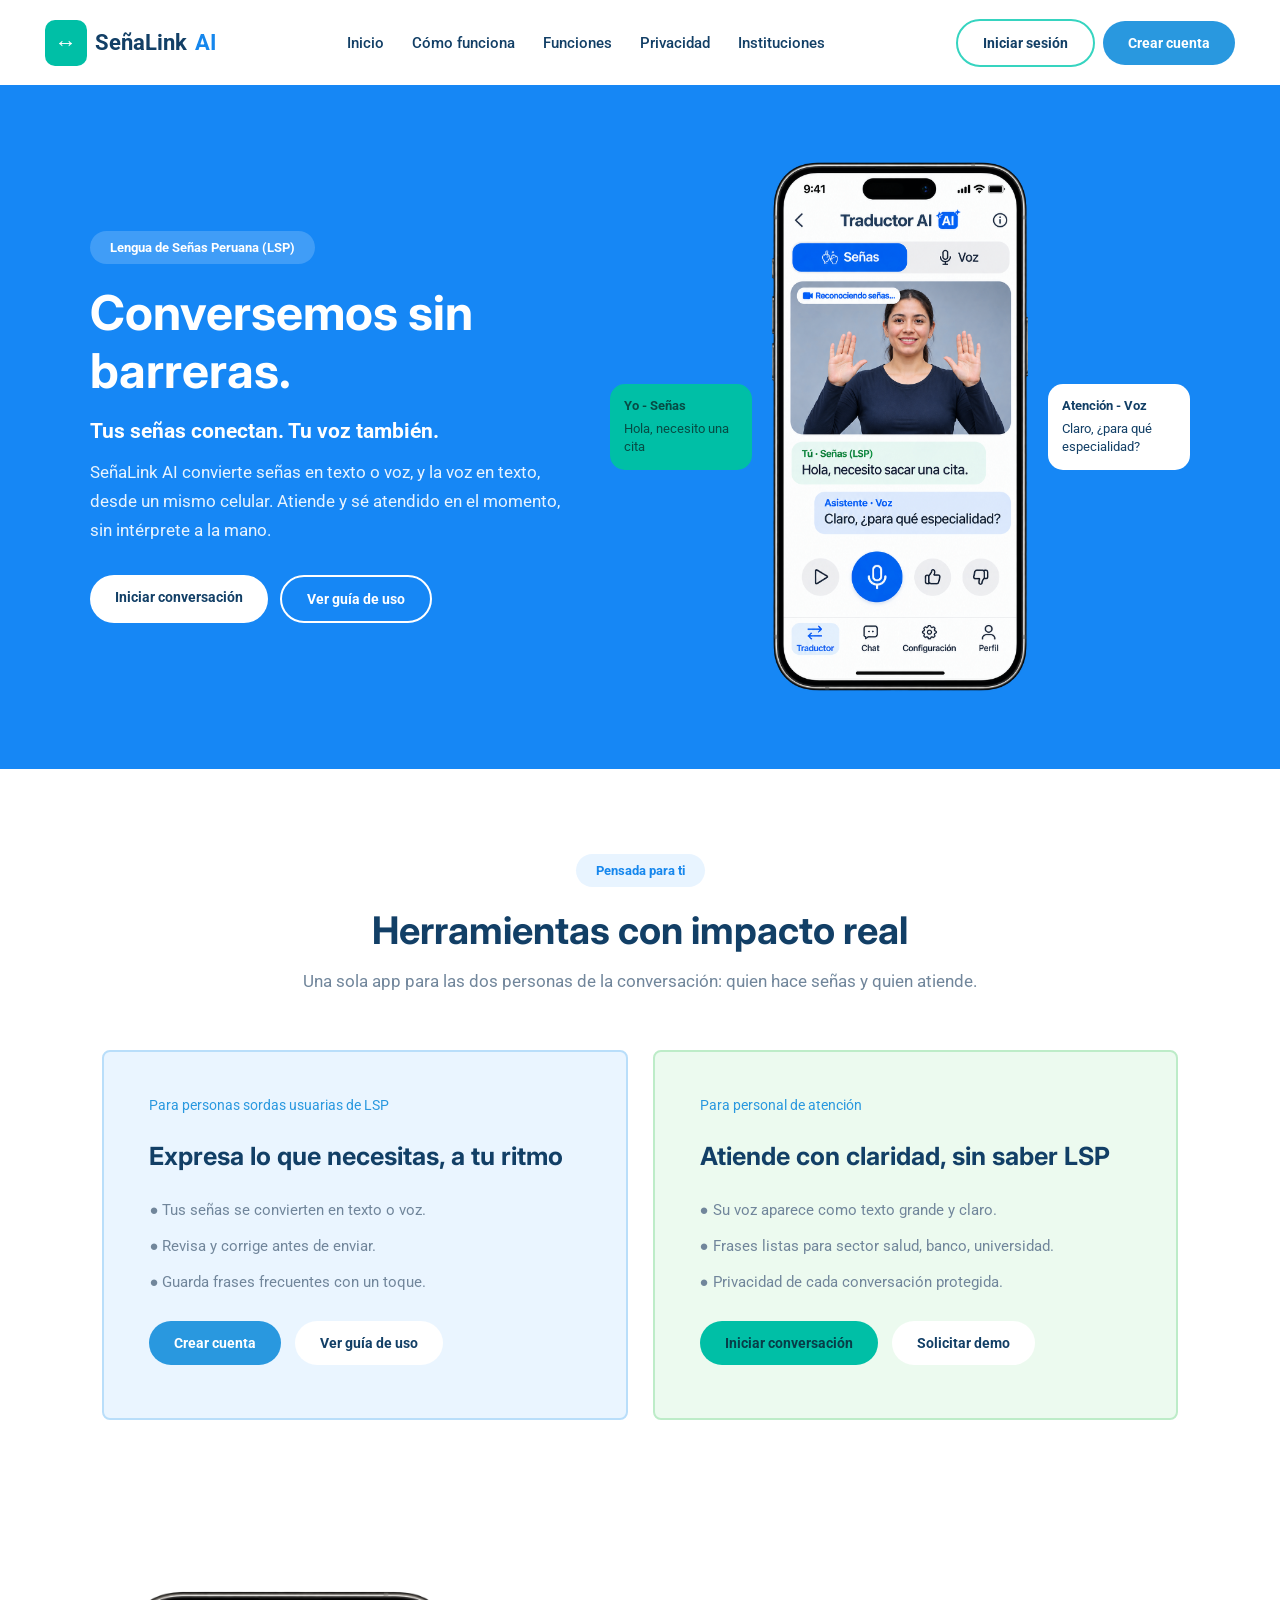
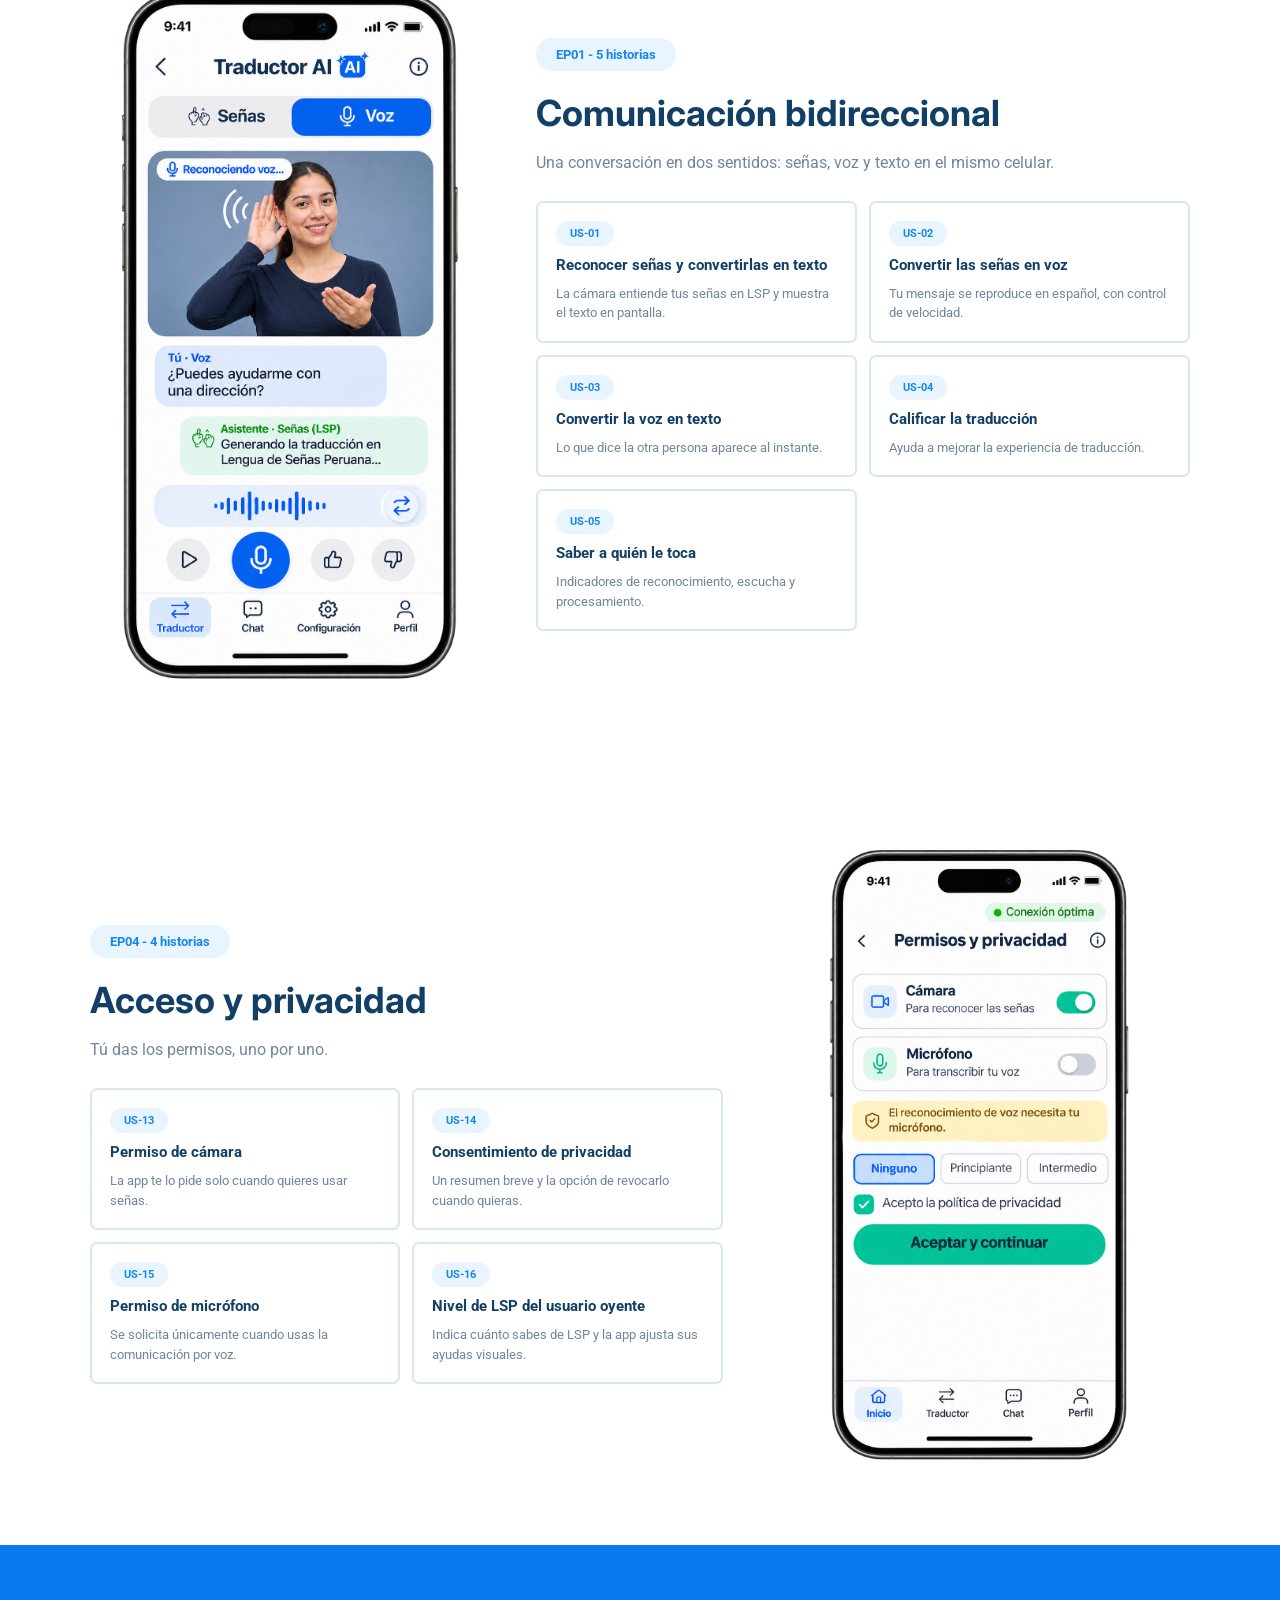
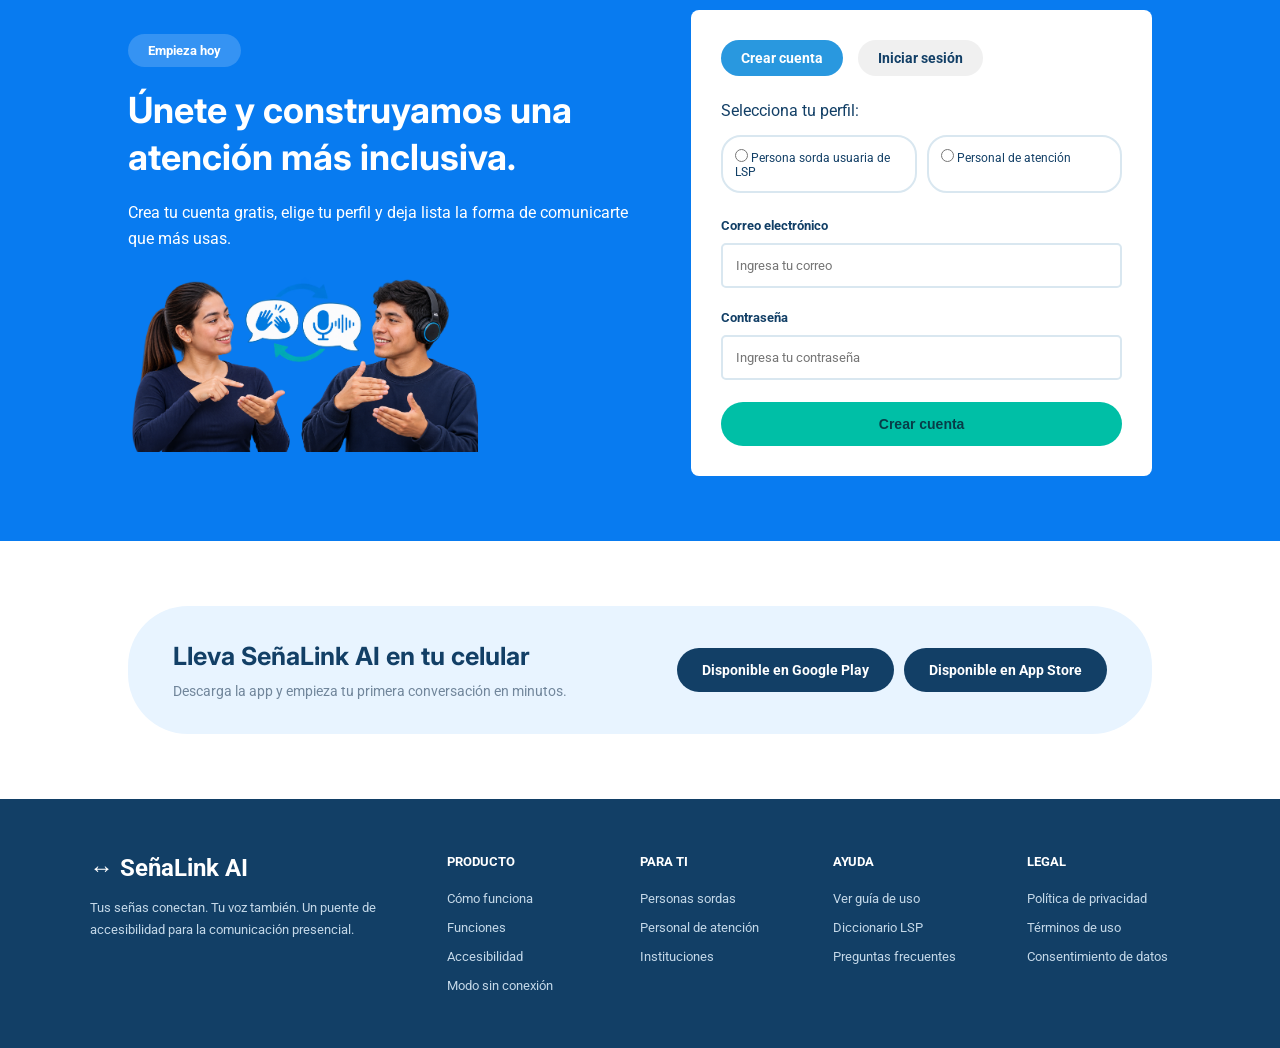
<file: Index.html>
<!DOCTYPE html>
<html lang="es">

<head>
    <meta charset="UTF-8">
    <meta name="viewport" content="width=device-width, initial-scale=1.0">

    <title>SeñaLink AI</title>

    <link href="https://fonts.googleapis.com/css2?family=Inter:wght@400;500;600;700&family=Roboto:wght@400;500;700&display=swap" rel="stylesheet">

    <link rel="stylesheet" href="style.css">
</head>

<body>

    <!-- NAVEGACION -->
    <header>
        <nav class="navegacion">

            <div class="logo">
                <span>↔</span>
                SeñaLink <strong>AI</strong>
            </div>

            <ul class="menu">
                <li><a href="#inicio">Inicio</a></li>
                <li><a href="#herramientas">Cómo funciona</a></li>
                <li><a href="#funciones">Funciones</a></li>
                <li><a href="#privacidad">Privacidad</a></li>
                <li><a href="#instituciones">Instituciones</a></li>
            </ul>

            <div class="botones-nav">
                <a href="#registro" class="boton boton-borde">Iniciar sesión</a>
                <a href="#registro" class="boton boton-azul">Crear cuenta</a>
            </div>

        </nav>
    </header>


    <!-- SECCION INICIO -->
    <section class="inicio" id="inicio">

        <div class="inicio-texto">

            <span class="etiqueta etiqueta-inicio">
                Lengua de Señas Peruana (LSP)
            </span>

            <h1>Conversemos sin barreras.</h1>

            <h2>Tus señas conectan. Tu voz también.</h2>

            <p>
                SeñaLink AI convierte señas en texto o voz,
                y la voz en texto, desde un mismo celular.
                Atiende y sé atendido en el momento,
                sin intérprete a la mano.
            </p>

            <div class="grupo-botones">
                <a href="#funciones" class="boton boton-blanco">
                    Iniciar conversación
                </a>

                <a href="#herramientas" class="boton boton-transparente">
                    Ver guía de uso
                </a>
            </div>

        </div>


        <div class="inicio-visual">

            <!-- MENSAJE VERDE -->
            <div class="mensaje mensaje-verde">
                <strong>Yo - Señas</strong>
                <p>Hola, necesito una cita</p>
            </div>

            <!-- IMAGEN PRINCIPAL DEL CELULAR -->
            <div class="inicio-imagen">
                <img src="img/Mockup1.png"
                     alt="Interfaz principal de SeñaLink AI"
                     class="imagen-mockup">
            </div>

            <!-- MENSAJE AZUL -->
            <div class="mensaje mensaje-blanco">
                <strong>Atención - Voz</strong>
                <p>Claro, ¿para qué especialidad?</p>
            </div>

        </div>

    </section>


    <!-- SECCION HERRAMIENTAS -->
    <section class="herramientas" id="herramientas">

        <div class="titulo-seccion">

            <span class="etiqueta">Pensada para ti</span>

            <h2>Herramientas con impacto real</h2>

            <p>
                Una sola app para las dos personas de la conversación:
                quien hace señas y quien atiende.
            </p>

        </div>


        <div class="tarjetas-herramientas">

            <div class="tarjeta tarjeta-celeste">

                <span class="texto-pequeno">
                    Para personas sordas usuarias de LSP
                </span>

                <h3>Expresa lo que necesitas, a tu ritmo</h3>

                <ul>
                    <li>● Tus señas se convierten en texto o voz.</li>
                    <li>● Revisa y corrige antes de enviar.</li>
                    <li>● Guarda frases frecuentes con un toque.</li>
                </ul>

                <a href="#registro" class="boton boton-azul">
                    Crear cuenta
                </a>

                <a href="#funciones" class="boton boton-blanco">
                    Ver guía de uso
                </a>

            </div>


            <div class="tarjeta tarjeta-verde">

                <span class="texto-pequeno">
                    Para personal de atención
                </span>

                <h3>Atiende con claridad, sin saber LSP</h3>

                <ul>
                    <li>● Su voz aparece como texto grande y claro.</li>
                    <li>● Frases listas para sector salud, banco, universidad.</li>
                    <li>● Privacidad de cada conversación protegida.</li>
                </ul>

                <a href="#funciones" class="boton boton-verde">
                    Iniciar conversación
                </a>

                <a href="#instituciones" class="boton boton-blanco">
                    Solicitar demo
                </a>

            </div>

        </div>

    </section>


    <!-- SECCION FUNCIONES -->
    <section class="funciones" id="funciones">

        <!-- IMAGEN DEL CELULAR -->
        <div class="funciones-imagen">

            <img src="img/Interfaz2.png"
                 alt="Interfaz de comunicación bidireccional"
                 class="imagen-interfaz">

        </div>


        <div class="funciones-texto">

            <span class="etiqueta">EP01 - 5 historias</span>

            <h2>Comunicación bidireccional</h2>

            <p>
                Una conversación en dos sentidos:
                señas, voz y texto en el mismo celular.
            </p>


            <div class="lista-funciones">

                <div class="funcion">
                    <span>US-01</span>
                    <h3>Reconocer señas y convertirlas en texto</h3>
                    <p>
                        La cámara entiende tus señas en LSP
                        y muestra el texto en pantalla.
                    </p>
                </div>


                <div class="funcion">
                    <span>US-02</span>
                    <h3>Convertir las señas en voz</h3>
                    <p>
                        Tu mensaje se reproduce en español,
                        con control de velocidad.
                    </p>
                </div>


                <div class="funcion">
                    <span>US-03</span>
                    <h3>Convertir la voz en texto</h3>
                    <p>
                        Lo que dice la otra persona
                        aparece al instante.
                    </p>
                </div>


                <div class="funcion">
                    <span>US-04</span>
                    <h3>Calificar la traducción</h3>
                    <p>
                        Ayuda a mejorar la experiencia
                        de traducción.
                    </p>
                </div>


                <div class="funcion">
                    <span>US-05</span>
                    <h3>Saber a quién le toca</h3>
                    <p>
                        Indicadores de reconocimiento,
                        escucha y procesamiento.
                    </p>
                </div>

            </div>

        </div>

    </section>


    <!-- SECCION ACCESO Y PRIVACIDAD -->
    <section class="privacidad" id="privacidad">


        <div class="privacidad-texto">

            <span class="etiqueta">EP04 - 4 historias</span>

            <h2>Acceso y privacidad</h2>

            <p>
                Tú das los permisos, uno por uno.
            </p>


            <div class="lista-funciones">

                <div class="funcion">
                    <span>US-13</span>
                    <h3>Permiso de cámara</h3>
                    <p>
                        La app te lo pide solo cuando
                        quieres usar señas.
                    </p>
                </div>


                <div class="funcion">
                    <span>US-14</span>
                    <h3>Consentimiento de privacidad</h3>
                    <p>
                        Un resumen breve y la opción
                        de revocarlo cuando quieras.
                    </p>
                </div>


                <div class="funcion">
                    <span>US-15</span>
                    <h3>Permiso de micrófono</h3>
                    <p>
                        Se solicita únicamente cuando
                        usas la comunicación por voz.
                    </p>
                </div>


                <div class="funcion">
                    <span>US-16</span>
                    <h3>Nivel de LSP del usuario oyente</h3>
                    <p>
                        Indica cuánto sabes de LSP
                        y la app ajusta sus ayudas visuales.
                    </p>
                </div>

            </div>

        </div>


        <!-- IMAGEN DE ACCESO Y PRIVACIDAD -->
        <div class="privacidad-imagen">

            <img src="img/Configuración.png"
                 alt="Configuración de permisos y privacidad"
                 class="imagen-privacidad">

        </div>

    </section>


    <!-- SECCION REGISTRO -->
    <section class="instituciones" id="instituciones">

        <div class="instituciones-texto">

            <span class="etiqueta etiqueta-inicio">
                Empieza hoy
            </span>

            <h2>Únete y construyamos una atención más inclusiva.</h2>

            <p>
                Crea tu cuenta gratis, elige tu perfil
                y deja lista la forma de comunicarte que más usas.
            </p>

            <img src="img/Jóvenes.png"
                 alt="Personajes de SeñaLink AI">

        </div>


        <div class="registro" id="registro">

            <div class="registro-pestanas">
                <span>Crear cuenta</span>
                <a href="#registro">Iniciar sesión</a>
            </div>

            <p>Selecciona tu perfil:</p>

            <div class="perfiles">

                <label>
                    <input type="radio" name="perfil">
                    Persona sorda usuaria de LSP
                </label>

                <label>
                    <input type="radio" name="perfil">
                    Personal de atención
                </label>

            </div>


            <form>

                <label>Correo electrónico</label>
                <input type="email" placeholder="Ingresa tu correo">

                <label>Contraseña</label>
                <input type="password" placeholder="Ingresa tu contraseña">

                <button type="submit" class="boton boton-verde boton-completo">
                    Crear cuenta
                </button>

            </form>

        </div>

    </section>


    <!-- SECCION DESCARGA -->
    <section class="descarga">

        <div>
            <h2>Lleva SeñaLink AI en tu celular</h2>

            <p>
                Descarga la app y empieza tu primera
                conversación en minutos.
            </p>
        </div>


        <div class="descarga-botones">

            <a href="#" class="boton boton-oscuro">
                Disponible en Google Play
            </a>

            <a href="#" class="boton boton-oscuro">
                Disponible en App Store
            </a>

        </div>

    </section>


    <!-- FOOTER -->
    <footer>

        <div class="footer-logo">

            <h2>↔ SeñaLink AI</h2>

            <p>
                Tus señas conectan. Tu voz también.
                Un puente de accesibilidad para la
                comunicación presencial.
            </p>

        </div>


        <div class="footer-columna">
            <h3>PRODUCTO</h3>
            <a href="#herramientas">Cómo funciona</a>
            <a href="#funciones">Funciones</a>
            <a href="#privacidad">Accesibilidad</a>
            <a href="#funciones">Modo sin conexión</a>
        </div>


        <div class="footer-columna">
            <h3>PARA TI</h3>
            <a href="#herramientas">Personas sordas</a>
            <a href="#instituciones">Personal de atención</a>
            <a href="#instituciones">Instituciones</a>
        </div>


        <div class="footer-columna">
            <h3>AYUDA</h3>
            <a href="#herramientas">Ver guía de uso</a>
            <a href="#privacidad">Diccionario LSP</a>
            <a href="#funciones">Preguntas frecuentes</a>
        </div>


        <div class="footer-columna">
            <h3>LEGAL</h3>
            <a href="#privacidad">Política de privacidad</a>
            <a href="#privacidad">Términos de uso</a>
            <a href="#privacidad">Consentimiento de datos</a>
        </div>

    </footer>

</body>
</html>
</file>
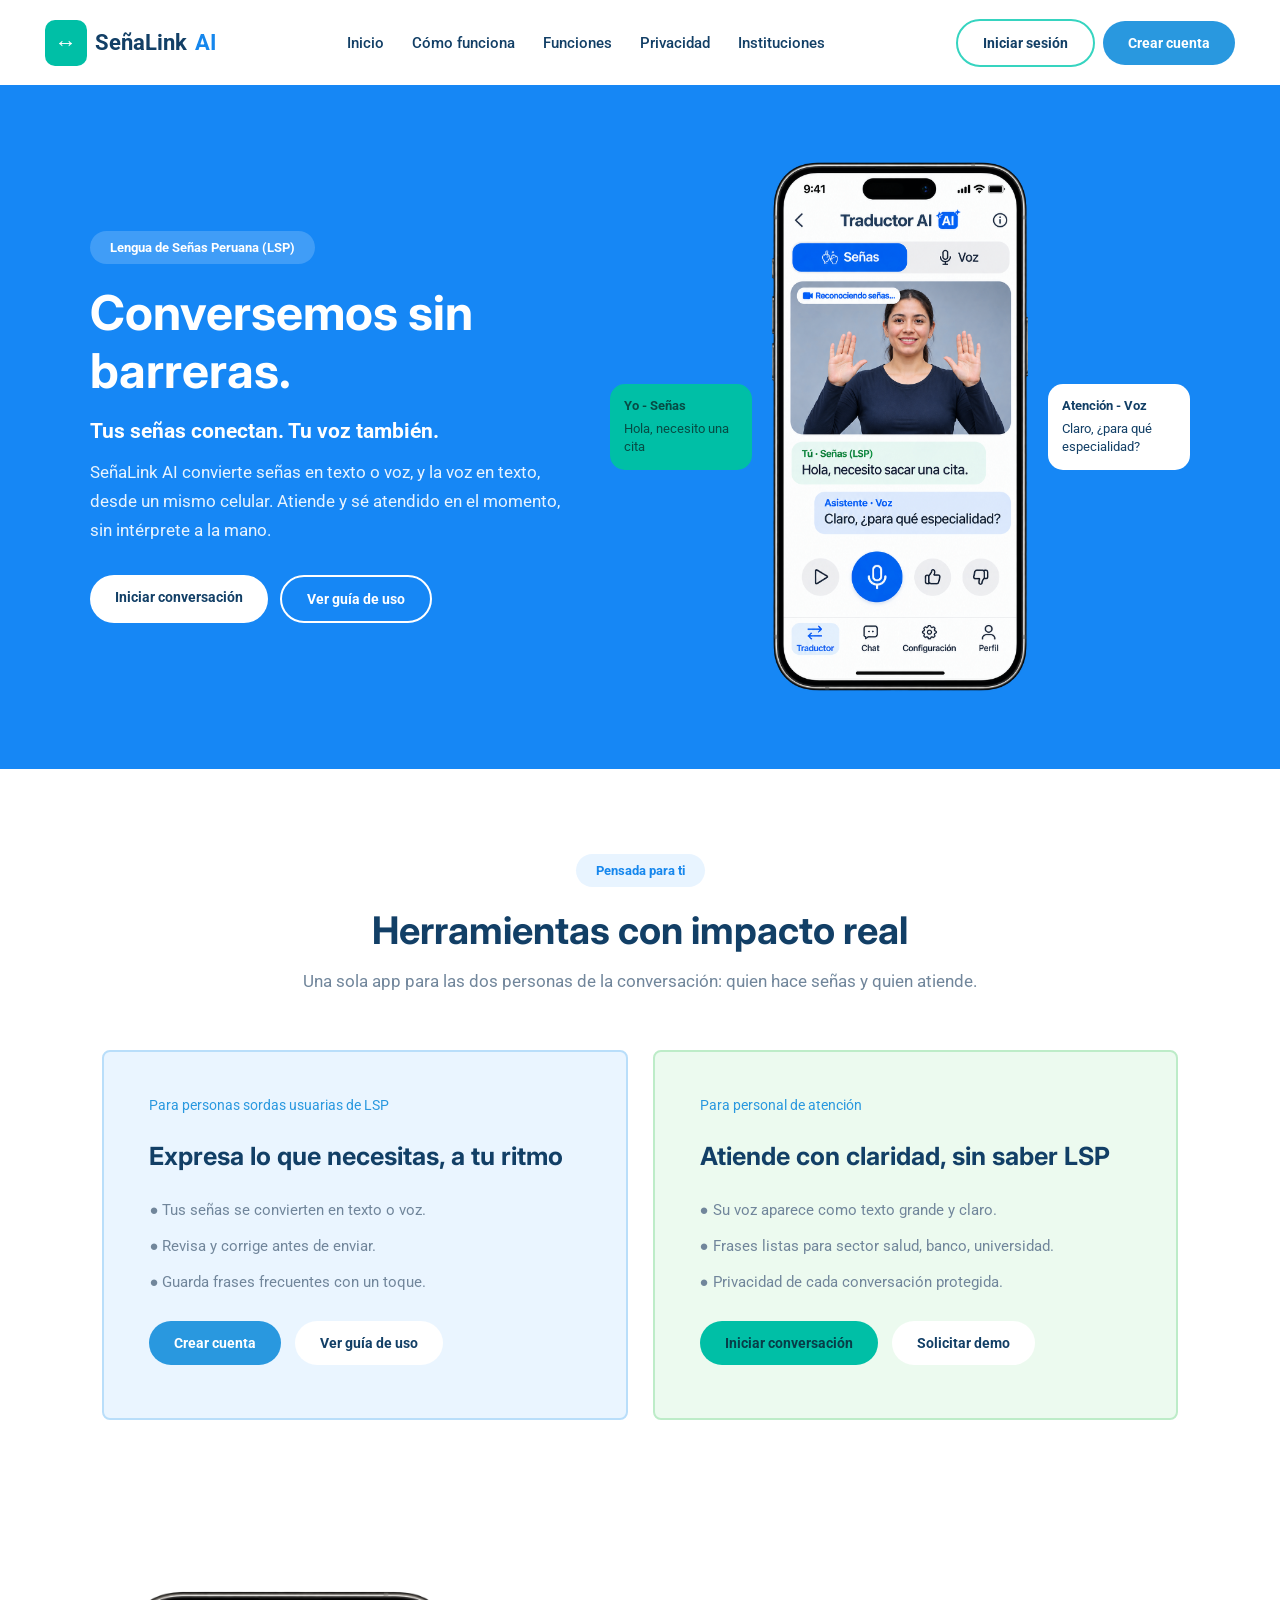
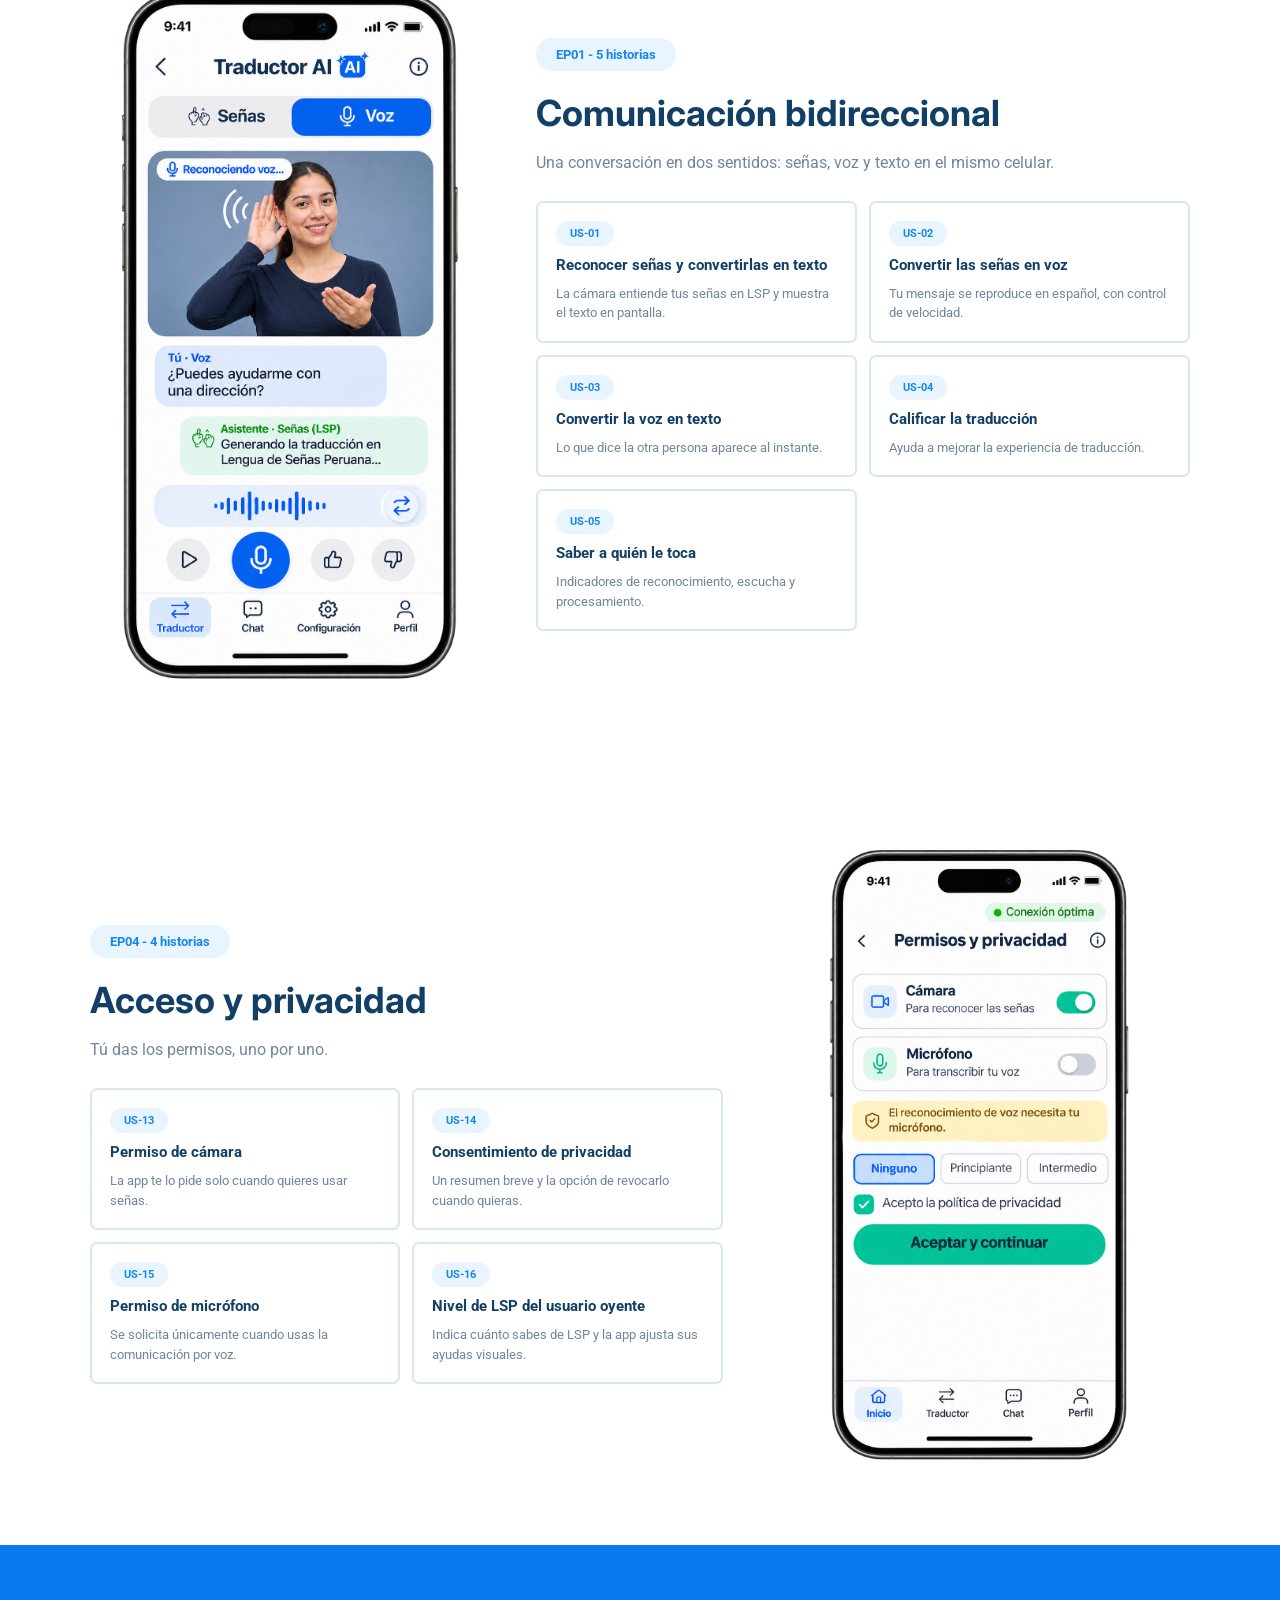
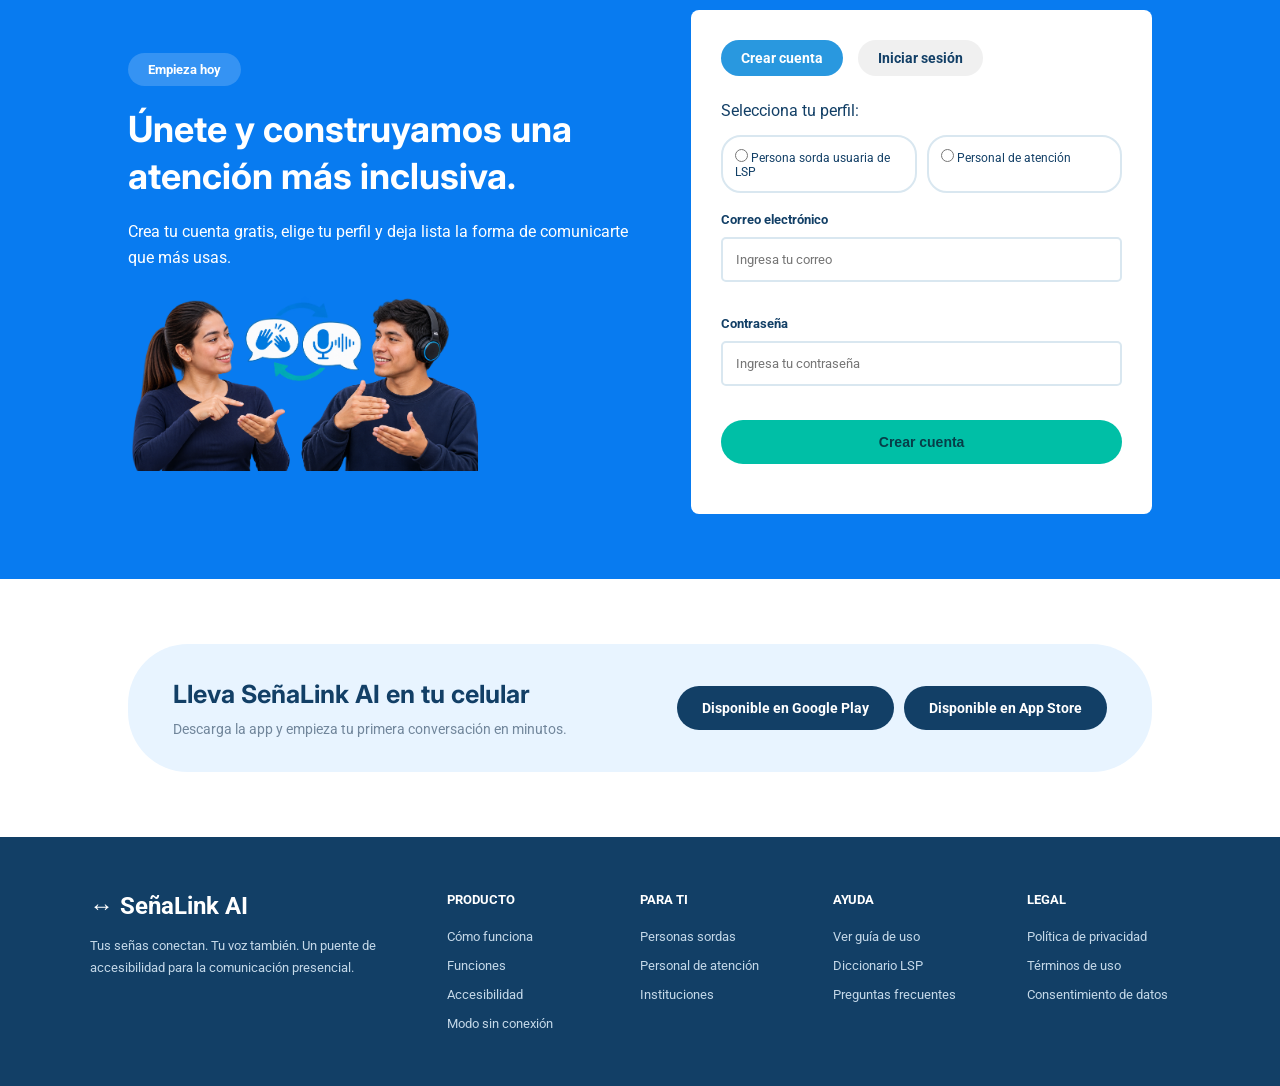
<file: index.html>
<!DOCTYPE html>
<html lang="es">

<head>
    <meta charset="UTF-8">
    <meta name="viewport" content="width=device-width, initial-scale=1.0">

    <title>SeñaLink AI</title>
    
<link rel="icon" type="image/x-icon" href="favicon.ico">


    <link href="https://fonts.googleapis.com/css2?family=Inter:wght@400;500;600;700&family=Roboto:wght@400;500;700&display=swap" rel="stylesheet">

    <link rel="stylesheet" href="assets/styles/styles.css">
</head>

<body>

    <!-- NAVEGACION -->
    <header>
        <nav class="navegacion">

            <div class="logo">
                <span>↔</span>
                SeñaLink <strong>AI</strong>
            </div>

            <ul class="menu">
                <li><a href="#inicio">Inicio</a></li>
                <li><a href="#herramientas">Cómo funciona</a></li>
                <li><a href="#funciones">Funciones</a></li>
                <li><a href="#privacidad">Privacidad</a></li>
                <li><a href="#instituciones">Instituciones</a></li>
            </ul>

            <div class="botones-nav">
                <a href="#registro" class="boton boton-borde">Iniciar sesión</a>
                <a href="#registro" class="boton boton-azul">Crear cuenta</a>
            </div>

        </nav>
    </header>


    <!-- SECCION INICIO -->
    <section class="inicio" id="inicio">

        <div class="inicio-texto">

            <span class="etiqueta etiqueta-inicio">
                Lengua de Señas Peruana (LSP)
            </span>

            <h1>Conversemos sin barreras.</h1>

            <h2>Tus señas conectan. Tu voz también.</h2>

            <p>
                SeñaLink AI convierte señas en texto o voz,
                y la voz en texto, desde un mismo celular.
                Atiende y sé atendido en el momento,
                sin intérprete a la mano.
            </p>

            <div class="grupo-botones">

                <a href="#funciones" class="boton boton-blanco">
                    Iniciar conversación
                </a>

                <a href="#herramientas" class="boton boton-transparente">
                    Ver guía de uso
                </a>

            </div>

        </div>


        <div class="inicio-visual">

            <!-- MENSAJE VERDE -->
            <div class="mensaje mensaje-verde">
                <strong>Yo - Señas</strong>
                <p>Hola, necesito una cita</p>
            </div>

            <!-- IMAGEN PRINCIPAL DEL CELULAR -->
            <div class="inicio-imagen">

                <img src="assets/images/Mockup1.png"
                     alt="Interfaz principal de SeñaLink AI"
                     class="imagen-mockup">

            </div>

            <!-- MENSAJE AZUL -->
            <div class="mensaje mensaje-blanco">
                <strong>Atención - Voz</strong>
                <p>Claro, ¿para qué especialidad?</p>
            </div>

        </div>

    </section>


    <!-- SECCION HERRAMIENTAS -->
    <section class="herramientas" id="herramientas">

        <div class="titulo-seccion">

            <span class="etiqueta">Pensada para ti</span>

            <h2>Herramientas con impacto real</h2>

            <p>
                Una sola app para las dos personas de la conversación:
                quien hace señas y quien atiende.
            </p>

        </div>


        <div class="tarjetas-herramientas">

            <div class="tarjeta tarjeta-celeste">

                <span class="texto-pequeno">
                    Para personas sordas usuarias de LSP
                </span>

                <h3>Expresa lo que necesitas, a tu ritmo</h3>

                <ul>
                    <li>● Tus señas se convierten en texto o voz.</li>
                    <li>● Revisa y corrige antes de enviar.</li>
                    <li>● Guarda frases frecuentes con un toque.</li>
                </ul>

                <a href="#registro" class="boton boton-azul">
                    Crear cuenta
                </a>

                <a href="#funciones" class="boton boton-blanco">
                    Ver guía de uso
                </a>

            </div>


            <div class="tarjeta tarjeta-verde">

                <span class="texto-pequeno">
                    Para personal de atención
                </span>

                <h3>Atiende con claridad, sin saber LSP</h3>

                <ul>
                    <li>● Su voz aparece como texto grande y claro.</li>
                    <li>● Frases listas para sector salud, banco, universidad.</li>
                    <li>● Privacidad de cada conversación protegida.</li>
                </ul>

                <a href="#funciones" class="boton boton-verde">
                    Iniciar conversación
                </a>

                <a href="#instituciones" class="boton boton-blanco">
                    Solicitar demo
                </a>

            </div>

        </div>

    </section>


    <!-- SECCION FUNCIONES -->
    <section class="funciones" id="funciones">

        <!-- IMAGEN DEL CELULAR -->
        <div class="funciones-imagen">

            <img src="assets/images/Interfaz2.png"
                 alt="Interfaz de comunicación bidireccional"
                 class="imagen-interfaz">

        </div>


        <div class="funciones-texto">

            <span class="etiqueta">EP01 - 5 historias</span>

            <h2>Comunicación bidireccional</h2>

            <p>
                Una conversación en dos sentidos:
                señas, voz y texto en el mismo celular.
            </p>


            <div class="lista-funciones">

                <div class="funcion">
                    <span>US-01</span>
                    <h3>Reconocer señas y convertirlas en texto</h3>
                    <p>
                        La cámara entiende tus señas en LSP
                        y muestra el texto en pantalla.
                    </p>
                </div>


                <div class="funcion">
                    <span>US-02</span>
                    <h3>Convertir las señas en voz</h3>
                    <p>
                        Tu mensaje se reproduce en español,
                        con control de velocidad.
                    </p>
                </div>


                <div class="funcion">
                    <span>US-03</span>
                    <h3>Convertir la voz en texto</h3>
                    <p>
                        Lo que dice la otra persona
                        aparece al instante.
                    </p>
                </div>


                <div class="funcion">
                    <span>US-04</span>
                    <h3>Calificar la traducción</h3>
                    <p>
                        Ayuda a mejorar la experiencia
                        de traducción.
                    </p>
                </div>


                <div class="funcion">
                    <span>US-05</span>
                    <h3>Saber a quién le toca</h3>
                    <p>
                        Indicadores de reconocimiento,
                        escucha y procesamiento.
                    </p>
                </div>

            </div>

        </div>

    </section>


    <!-- SECCION ACCESO Y PRIVACIDAD -->
    <section class="privacidad" id="privacidad">

        <div class="privacidad-texto">

            <span class="etiqueta">EP04 - 4 historias</span>

            <h2>Acceso y privacidad</h2>

            <p>
                Tú das los permisos, uno por uno.
            </p>


            <div class="lista-funciones">

                <div class="funcion">
                    <span>US-13</span>
                    <h3>Permiso de cámara</h3>
                    <p>
                        La app te lo pide solo cuando
                        quieres usar señas.
                    </p>
                </div>


                <div class="funcion">
                    <span>US-14</span>
                    <h3>Consentimiento de privacidad</h3>
                    <p>
                        Un resumen breve y la opción
                        de revocarlo cuando quieras.
                    </p>
                </div>


                <div class="funcion">
                    <span>US-15</span>
                    <h3>Permiso de micrófono</h3>
                    <p>
                        Se solicita únicamente cuando
                        usas la comunicación por voz.
                    </p>
                </div>


                <div class="funcion">
                    <span>US-16</span>
                    <h3>Nivel de LSP del usuario oyente</h3>
                    <p>
                        Indica cuánto sabes de LSP
                        y la app ajusta sus ayudas visuales.
                    </p>
                </div>

            </div>

        </div>


        <!-- IMAGEN DE ACCESO Y PRIVACIDAD -->
        <div class="privacidad-imagen">

            <img src="assets/images/Configuración.png"
                 alt="Configuración de permisos y privacidad"
                 class="imagen-privacidad">

        </div>

    </section>


    <!-- SECCION REGISTRO -->
    <section class="instituciones" id="instituciones">

        <div class="instituciones-texto">

            <span class="etiqueta etiqueta-inicio">
                Empieza hoy
            </span>

            <h2>Únete y construyamos una atención más inclusiva.</h2>

            <p>
                Crea tu cuenta gratis, elige tu perfil
                y deja lista la forma de comunicarte que más usas.
            </p>

            <img src="assets/images/Jóvenes.png"
                 alt="Personajes de SeñaLink AI">

        </div>


        <div class="registro" id="registro">

            <div class="registro-pestanas">
                <span>Crear cuenta</span>
                <a href="#registro">Iniciar sesión</a>
            </div>

            <p>Selecciona tu perfil:</p>

            <div class="perfiles">

                <label>
                    <input type="radio" name="perfil">
                    Persona sorda usuaria de LSP
                </label>

                <label>
                    <input type="radio" name="perfil">
                    Personal de atención
                </label>

            </div>


            <form>

                <label>Correo electrónico</label>
                <input type="email" placeholder="Ingresa tu correo">

                <label>Contraseña</label>
                <input type="password" placeholder="Ingresa tu contraseña">

                <button type="submit" class="boton boton-verde boton-completo">
                    Crear cuenta
                </button>

            </form>

        </div>

    </section>


    <!-- SECCION DESCARGA -->
    <section class="descarga">

        <div>

            <h2>Lleva SeñaLink AI en tu celular</h2>

            <p>
                Descarga la app y empieza tu primera
                conversación en minutos.
            </p>

        </div>


        <div class="descarga-botones">

            <a href="#" class="boton boton-oscuro">
                Disponible en Google Play
            </a>

            <a href="#" class="boton boton-oscuro">
                Disponible en App Store
            </a>

        </div>

    </section>


    <!-- FOOTER -->
    <footer>

        <div class="footer-logo">

            <h2>↔ SeñaLink AI</h2>

            <p>
                Tus señas conectan. Tu voz también.
                Un puente de accesibilidad para la
                comunicación presencial.
            </p>

        </div>


        <div class="footer-columna">

            <h3>PRODUCTO</h3>

            <a href="#herramientas">Cómo funciona</a>
            <a href="#funciones">Funciones</a>
            <a href="#privacidad">Accesibilidad</a>
            <a href="#funciones">Modo sin conexión</a>

        </div>


        <div class="footer-columna">

            <h3>PARA TI</h3>

            <a href="#herramientas">Personas sordas</a>
            <a href="#instituciones">Personal de atención</a>
            <a href="#instituciones">Instituciones</a>

        </div>


        <div class="footer-columna">

            <h3>AYUDA</h3>

            <a href="#herramientas">Ver guía de uso</a>
            <a href="#privacidad">Diccionario LSP</a>
            <a href="#funciones">Preguntas frecuentes</a>

        </div>


        <div class="footer-columna">

            <h3>LEGAL</h3>

            <a href="#privacidad">Política de privacidad</a>
            <a href="#privacidad">Términos de uso</a>
            <a href="#privacidad">Consentimiento de datos</a>

        </div>

    </footer>

    <script src="assets/scripts/main.js"></script>

</body>
</html>
</file>
<file: style.css>
/* =========================================
   1. CONFIGURACION GENERAL
========================================= */

@import url('https://fonts.googleapis.com/css2?family=Inter:wght@400;500;600;700&family=Roboto:wght@400;500;700&display=swap');

* {
    margin: 0;
    padding: 0;
    box-sizing: border-box;
}

html {
    scroll-behavior: smooth;
    scroll-padding-top: 90px;
}

body {
    font-family: 'Roboto', sans-serif;
    color: #123F66;
    background-color: #FFFFFF;
}

a {
    text-decoration: none;
    color: inherit;
}

img {
    max-width: 100%;
}


/* =========================================
   2. NAVEGACION
========================================= */

header {
    width: 100%;
    background-color: #FFFFFF;
}

.navegacion {
    width: 100%;
    min-height: 85px;
    padding: 15px 3.5%;
    display: flex;
    align-items: center;
    justify-content: space-between;
    gap: 20px;
}

.logo {
    display: flex;
    align-items: center;
    gap: 8px;
    font-size: 22px;
    font-weight: 700;
    white-space: nowrap;
}

.logo span {
    background-color: #00BFA6;
    color: white;
    padding: 10px;
    border-radius: 10px;
}

.logo strong {
    color: #1687ED;
}

.menu {
    display: flex;
    align-items: center;
    gap: 28px;
    list-style: none;
}

.menu a {
    font-size: 15px;
    font-weight: 500;
    transition: 0.3s;
}

.menu a:hover {
    color: #00BFA6;
}


/* =========================================
   3. BOTONES
========================================= */

.botones-nav {
    display: flex;
    align-items: center;
    gap: 8px;
}

.boton {
    display: inline-block;
    padding: 14px 25px;
    border-radius: 30px;
    font-size: 14px;
    font-weight: 700;
    text-align: center;
    border: none;
    cursor: pointer;
    transition: 0.3s;
}

.boton:hover {
    transform: translateY(-2px);
}

.boton-borde {
    border: 2px solid #36D4C0;
    color: #123F66;
}

.boton-azul {
    background-color: #2998DF;
    color: white;
}

.boton-verde {
    background-color: #00BFA6;
    color: #073D48;
}

.boton-blanco {
    background-color: white;
    color: #123F66;
}

.boton-transparente {
    border: 2px solid white;
    color: white;
}

.boton-oscuro {
    background-color: #123F66;
    color: white;
}

.boton-completo {
    width: 100%;
}


/* =========================================
   4. SECCION INICIO
========================================= */

.inicio {
    width: 100%;
    min-height: 650px;
    padding: 70px 7%;
    background-color: #1687F5;
    display: flex;
    align-items: center;
    justify-content: space-between;
    gap: 45px;
    overflow: hidden;
}

.inicio-texto {
    width: 45%;
    color: white;
}

.etiqueta {
    display: inline-block;
    padding: 9px 20px;
    border-radius: 25px;
    background-color: #E8F4FF;
    color: #1687ED;
    font-size: 13px;
    font-weight: 700;
    margin-bottom: 20px;
}

.etiqueta-inicio {
    background-color: rgba(255,255,255,0.18);
    color: white;
}

.inicio-texto h1 {
    font-family: 'Inter', sans-serif;
    font-size: 48px;
    line-height: 1.2;
    margin-bottom: 20px;
}

.inicio-texto h2 {
    font-size: 21px;
    margin-bottom: 15px;
}

.inicio-texto p {
    font-size: 17px;
    line-height: 1.7;
    margin-bottom: 30px;
    color: #E8F4FF;
}

.grupo-botones {
    display: flex;
    flex-wrap: wrap;
    gap: 12px;
}


/* =========================================
   5. IMAGEN PRINCIPAL Y MENSAJES
========================================= */

.inicio-visual {
    width: 55%;
    min-width: 0;
    display: flex;
    align-items: center;
    justify-content: center;
    gap: 12px;
    position: relative;
}

.inicio-imagen {
    width: 48%;
    max-width: 300px;
    min-width: 0;
    flex-shrink: 1;
    display: flex;
    justify-content: center;
    align-items: center;
    overflow: hidden;
}

.imagen-mockup {
    display: block;
    width: 100%;
    height: auto;
    max-height: 570px;
    object-fit: contain;
    object-position: center;
}

.mensaje {
    width: 25%;
    max-width: 155px;
    min-width: 0;
    padding: 14px;
    border-radius: 15px;
    font-size: 13px;
    flex-shrink: 1;
}

.mensaje p {
    margin-top: 7px;
    line-height: 1.4;
}

.mensaje-verde {
    background-color: #00BFA6;
    color: #064C45;
}

.mensaje-blanco {
    background-color: white;
    color: #123F66;
}


/* =========================================
   6. HERRAMIENTAS
========================================= */

.herramientas {
    padding: 85px 8%;
}

.titulo-seccion {
    text-align: center;
    max-width: 750px;
    margin: 0 auto 55px;
}

.titulo-seccion h2 {
    font-family: 'Inter', sans-serif;
    font-size: 38px;
    margin-bottom: 15px;
}

.titulo-seccion p {
    color: #71869B;
    font-size: 17px;
    line-height: 1.6;
}

.tarjetas-herramientas {
    display: grid;
    grid-template-columns: repeat(2, 1fr);
    gap: 25px;
}

.tarjeta {
    padding: 45px;
    border-radius: 8px;
    border: 2px solid;
}

.tarjeta-celeste {
    background-color: #EAF5FF;
    border-color: #B9DEFA;
}

.tarjeta-verde {
    background-color: #ECFAEF;
    border-color: #BDECC8;
}

.texto-pequeno {
    display: block;
    font-size: 14px;
    color: #2998DF;
    margin-bottom: 25px;
}

.tarjeta h3 {
    font-family: 'Inter', sans-serif;
    font-size: 25px;
    line-height: 1.5;
    margin-bottom: 25px;
}

.tarjeta ul {
    list-style: none;
    margin-bottom: 30px;
}

.tarjeta li {
    margin-bottom: 18px;
    font-size: 15px;
    color: #71869B;
}

.tarjeta .boton {
    margin-right: 10px;
    margin-bottom: 8px;
}


/* =========================================
   7. COMUNICACION BIDIRECCIONAL
========================================= */

.funciones {
    padding: 80px 7%;
    display: flex;
    align-items: center;
    justify-content: space-between;
    gap: 45px;
}

.funciones-imagen {
    width: 38%;
    max-width: 480px;
    min-width: 0;
    display: flex;
    align-items: center;
    justify-content: center;
    overflow: hidden;
    margin: 0 auto;
}

.imagen-interfaz {
    display: block;
    width: 100%;
    max-width: 400px;
    max-height: 700px;
    height: auto;
    object-fit: contain;
    object-position: center;
}

.funciones-texto {
    width: 62%;
    min-width: 0;
}

.funciones-texto h2,
.privacidad-texto h2 {
    font-family: 'Inter', sans-serif;
    font-size: 36px;
    margin-bottom: 15px;
}

.funciones-texto > p,
.privacidad-texto > p {
    color: #71869B;
    font-size: 16px;
    line-height: 1.6;
    margin-bottom: 25px;
}

.lista-funciones {
    display: grid;
    grid-template-columns: repeat(2, 1fr);
    gap: 12px;
}

.funcion {
    padding: 18px;
    border: 2px solid #D9E7F0;
    border-radius: 7px;
}

.funcion span {
    display: inline-block;
    background-color: #E8F4FF;
    color: #1687ED;
    padding: 6px 14px;
    border-radius: 20px;
    font-size: 11px;
    font-weight: 700;
    margin-bottom: 10px;
}

.funcion h3 {
    font-size: 15px;
    margin-bottom: 10px;
}

.funcion p {
    font-size: 13px;
    color: #71869B;
    line-height: 1.5;
}


/* =========================================
   8. ACCESO Y PRIVACIDAD
========================================= */

.privacidad {
    width: 100%;
    padding: 80px 7%;
    display: flex;
    align-items: center;
    justify-content: space-between;
    gap: 45px;
    background-color: #FFFFFF;
}

/* DIVISION DEL TEXTO */

.privacidad-texto {
    width: 60%;
    min-width: 0;
}

/* DIVISION DE LA IMAGEN */

.privacidad-imagen {
    width: 40%;
    max-width: 450px;
    min-width: 0;
    display: flex;
    align-items: center;
    justify-content: center;
    overflow: hidden;
    margin: 0 auto;
}

/* IMAGEN DEL CELULAR */

.imagen-privacidad {
    display: block;
    width: 100%;
    max-width: 350px;
    max-height: 620px;
    height: auto;
    object-fit: contain;
    object-position: center;
}


/* =========================================
   9. REGISTRO E INSTITUCIONES
========================================= */

.instituciones {
    background-color: #087BF0;
    padding: 65px 10%;
    display: flex;
    align-items: center;
    justify-content: space-between;
    gap: 50px;
}

.instituciones-texto {
    width: 50%;
    color: white;
}

.instituciones-texto h2 {
    font-family: 'Inter', sans-serif;
    font-size: 36px;
    line-height: 1.3;
    margin-bottom: 20px;
}

.instituciones-texto p {
    font-size: 16px;
    line-height: 1.6;
    margin-bottom: 25px;
}

.instituciones-texto img {
    display: block;
    width: 100%;
    max-width: 350px;
    height: auto;
    object-fit: contain;
}

.registro {
    width: 45%;
    background-color: white;
    border-radius: 8px;
    padding: 30px;
    color: #123F66;
}

.registro-pestanas {
    display: flex;
    gap: 15px;
    margin-bottom: 25px;
    font-size: 14px;
    font-weight: 700;
}

.registro-pestanas span {
    background-color: #2998DF;
    color: white;
    padding: 10px 20px;
    border-radius: 20px;
}

.registro-pestanas a {
    background-color: #F0F0F0;
    padding: 10px 20px;
    border-radius: 20px;
}

.registro > p {
    margin-bottom: 15px;
}

.perfiles {
    display: flex;
    gap: 10px;
    margin-bottom: 25px;
}

.perfiles label {
    flex: 1;
    padding: 12px;
    border: 2px solid #D9E7F0;
    border-radius: 20px;
    font-size: 12px;
}

.registro form {
    display: flex;
    flex-direction: column;
    gap: 10px;
}

.registro form label {
    font-size: 13px;
    font-weight: 700;
}

.registro form input {
    width: 100%;
    padding: 13px;
    border: 2px solid #D9E7F0;
    border-radius: 5px;
    margin-bottom: 12px;
    font-family: 'Roboto', sans-serif;
}


/* =========================================
   10. DESCARGA
========================================= */

.descarga {
    margin: 65px auto;
    width: 80%;
    padding: 35px 45px;
    border-radius: 60px;
    background-color: #E8F4FF;
    display: flex;
    align-items: center;
    justify-content: space-between;
    gap: 25px;
}

.descarga h2 {
    font-family: 'Inter', sans-serif;
    font-size: 25px;
    margin-bottom: 12px;
}

.descarga p {
    color: #71869B;
    font-size: 14px;
}

.descarga-botones {
    display: flex;
    gap: 10px;
    flex-wrap: wrap;
}


/* =========================================
   11. FOOTER
========================================= */

footer {
    background-color: #123F66;
    color: white;
    padding: 55px 7%;
    display: grid;
    grid-template-columns: 2fr repeat(4, 1fr);
    gap: 30px;
}

.footer-logo h2 {
    margin-bottom: 15px;
}

.footer-logo p {
    color: #C4D8E8;
    font-size: 13px;
    line-height: 1.7;
}

.footer-columna {
    display: flex;
    flex-direction: column;
    gap: 14px;
}

.footer-columna h3 {
    font-size: 13px;
    margin-bottom: 8px;
}

.footer-columna a {
    font-size: 13px;
    color: #C4D8E8;
}

.footer-columna a:hover {
    color: #36D4C0;
}


/* =========================================
   12. RESPONSIVE - TABLETS
========================================= */

@media (max-width: 1000px) {

    .navegacion {
        flex-wrap: wrap;
        justify-content: center;
    }

    .menu {
        gap: 15px;
    }

    .inicio {
        padding: 55px 5%;
    }

    .inicio-texto h1 {
        font-size: 38px;
    }

    .inicio-visual {
        gap: 8px;
    }

    .mensaje {
        padding: 9px;
        font-size: 11px;
    }

    .tarjeta {
        padding: 30px;
    }

    .funciones,
    .privacidad {
        gap: 25px;
    }

    footer {
        grid-template-columns: repeat(3, 1fr);
    }

}


/* =========================================
   13. RESPONSIVE - CELULARES
========================================= */

@media (max-width: 700px) {

    .navegacion {
        padding: 15px;
        gap: 15px;
    }

    .menu {
        width: 100%;
        justify-content: center;
        flex-wrap: wrap;
        gap: 15px;
    }

    .menu a {
        font-size: 13px;
    }

    .botones-nav {
        justify-content: center;
        width: 100%;
    }

    .inicio {
        flex-direction: column;
        padding: 50px 7%;
        text-align: center;
    }

    .inicio-texto {
        width: 100%;
    }

    .inicio-texto h1 {
        font-size: 35px;
    }

    .grupo-botones {
        justify-content: center;
    }

    .inicio-visual {
        width: 100%;
        max-width: 500px;
    }

    .inicio-imagen {
        width: 55%;
        max-width: 260px;
    }

    .imagen-mockup {
        max-height: 480px;
    }

    .mensaje {
        width: 23%;
        font-size: 10px;
        padding: 8px;
    }

    .herramientas {
        padding: 55px 6%;
    }

    .titulo-seccion h2 {
        font-size: 29px;
    }

    .tarjetas-herramientas {
        grid-template-columns: 1fr;
    }

    .tarjeta {
        padding: 25px;
    }

    .funciones,
    .privacidad {
        flex-direction: column;
        padding: 55px 6%;
    }

    .funciones-imagen,
    .funciones-texto,
    .privacidad-texto,
    .privacidad-imagen {
        width: 100%;
    }

    .funciones-imagen {
        max-width: 450px;
        margin: 0 auto;
    }

    .imagen-interfaz {
        max-width: 100%;
        max-height: 600px;
    }

    .privacidad-imagen {
        max-width: 350px;
        margin: 0 auto;
    }

    .imagen-privacidad {
        width: 100%;
        max-width: 300px;
        max-height: 550px;
    }

    .funciones-texto h2,
    .privacidad-texto h2 {
        font-size: 29px;
    }

    .lista-funciones {
        grid-template-columns: 1fr;
    }

    .instituciones {
        flex-direction: column;
        padding: 50px 6%;
    }

    .instituciones-texto,
    .registro {
        width: 100%;
    }

    .instituciones-texto h2 {
        font-size: 30px;
    }

    .registro {
        padding: 22px;
    }

    .descarga {
        width: 90%;
        padding: 30px;
        border-radius: 25px;
        flex-direction: column;
        text-align: center;
    }

    .descarga-botones {
        justify-content: center;
    }

    footer {
        grid-template-columns: repeat(2, 1fr);
        padding: 40px 7%;
    }

    .footer-logo {
        grid-column: span 2;
    }

}


/* =========================================
   14. RESPONSIVE - CELULARES PEQUEÑOS
========================================= */

@media (max-width: 400px) {

    .inicio-texto h1 {
        font-size: 29px;
    }

    .inicio-visual {
        gap: 5px;
    }

    .mensaje {
        font-size: 9px;
        padding: 6px;
    }

    .inicio-imagen {
        width: 58%;
    }

    .boton {
        padding: 12px 17px;
        font-size: 12px;
    }

    .perfiles {
        flex-direction: column;
    }

    footer {
        grid-template-columns: 1fr;
    }

    .footer-logo {
        grid-column: span 1;
    }

}
</file>
<file: assets/styles/styles.css>
/* =========================================
   1. CONFIGURACION GENERAL
========================================= */

@import url('https://fonts.googleapis.com/css2?family=Inter:wght@400;500;600;700&family=Roboto:wght@400;500;700&display=swap');

* {
    margin: 0;
    padding: 0;
    box-sizing: border-box;
}

html {
    scroll-behavior: smooth;
    scroll-padding-top: 90px;
}

body {
    font-family: 'Roboto', sans-serif;
    color: #123F66;
    background-color: #FFFFFF;
}

a {
    text-decoration: none;
    color: inherit;
}

img {
    max-width: 100%;
}


/* =========================================
   2. NAVEGACION
========================================= */

header {
    width: 100%;
    background-color: #FFFFFF;
}

.navegacion {
    width: 100%;
    min-height: 85px;
    padding: 15px 3.5%;
    display: flex;
    align-items: center;
    justify-content: space-between;
    gap: 20px;
}

.logo {
    display: flex;
    align-items: center;
    gap: 8px;
    font-size: 22px;
    font-weight: 700;
    white-space: nowrap;
}

.logo span {
    background-color: #00BFA6;
    color: white;
    padding: 10px;
    border-radius: 10px;
}

.logo strong {
    color: #1687ED;
}

.menu {
    display: flex;
    align-items: center;
    gap: 28px;
    list-style: none;
}

.menu a {
    font-size: 15px;
    font-weight: 500;
    transition: 0.3s;
}

.menu a:hover {
    color: #00BFA6;
}


/* =========================================
   3. BOTONES
========================================= */

.botones-nav {
    display: flex;
    align-items: center;
    gap: 8px;
}

.boton {
    display: inline-block;
    padding: 14px 25px;
    border-radius: 30px;
    font-size: 14px;
    font-weight: 700;
    text-align: center;
    border: none;
    cursor: pointer;
    transition: 0.3s;
}

.boton:hover {
    transform: translateY(-2px);
}

.boton-borde {
    border: 2px solid #36D4C0;
    color: #123F66;
}

.boton-azul {
    background-color: #2998DF;
    color: white;
}

.boton-verde {
    background-color: #00BFA6;
    color: #073D48;
}

.boton-blanco {
    background-color: white;
    color: #123F66;
}

.boton-transparente {
    border: 2px solid white;
    color: white;
}

.boton-oscuro {
    background-color: #123F66;
    color: white;
}

.boton-completo {
    width: 100%;
}


/* =========================================
   4. SECCION INICIO
========================================= */

.inicio {
    width: 100%;
    min-height: 650px;
    padding: 70px 7%;
    background-color: #1687F5;
    display: flex;
    align-items: center;
    justify-content: space-between;
    gap: 45px;
    overflow: hidden;
}

.inicio-texto {
    width: 45%;
    color: white;
}

.etiqueta {
    display: inline-block;
    padding: 9px 20px;
    border-radius: 25px;
    background-color: #E8F4FF;
    color: #1687ED;
    font-size: 13px;
    font-weight: 700;
    margin-bottom: 20px;
}

.etiqueta-inicio {
    background-color: rgba(255,255,255,0.18);
    color: white;
}

.inicio-texto h1 {
    font-family: 'Inter', sans-serif;
    font-size: 48px;
    line-height: 1.2;
    margin-bottom: 20px;
}

.inicio-texto h2 {
    font-size: 21px;
    margin-bottom: 15px;
}

.inicio-texto p {
    font-size: 17px;
    line-height: 1.7;
    margin-bottom: 30px;
    color: #E8F4FF;
}

.grupo-botones {
    display: flex;
    flex-wrap: wrap;
    gap: 12px;
}


/* =========================================
   5. IMAGEN PRINCIPAL Y MENSAJES
========================================= */

.inicio-visual {
    width: 55%;
    min-width: 0;
    display: flex;
    align-items: center;
    justify-content: center;
    gap: 12px;
    position: relative;
}

.inicio-imagen {
    width: 48%;
    max-width: 300px;
    min-width: 0;
    flex-shrink: 1;
    display: flex;
    justify-content: center;
    align-items: center;
    overflow: hidden;
}

.imagen-mockup {
    display: block;
    width: 100%;
    height: auto;
    max-height: 570px;
    object-fit: contain;
    object-position: center;
}

.mensaje {
    width: 25%;
    max-width: 155px;
    min-width: 0;
    padding: 14px;
    border-radius: 15px;
    font-size: 13px;
    flex-shrink: 1;
}

.mensaje p {
    margin-top: 7px;
    line-height: 1.4;
}

.mensaje-verde {
    background-color: #00BFA6;
    color: #064C45;
}

.mensaje-blanco {
    background-color: white;
    color: #123F66;
}


/* =========================================
   6. HERRAMIENTAS
========================================= */

.herramientas {
    padding: 85px 8%;
}

.titulo-seccion {
    text-align: center;
    max-width: 750px;
    margin: 0 auto 55px;
}

.titulo-seccion h2 {
    font-family: 'Inter', sans-serif;
    font-size: 38px;
    margin-bottom: 15px;
}

.titulo-seccion p {
    color: #71869B;
    font-size: 17px;
    line-height: 1.6;
}

.tarjetas-herramientas {
    display: grid;
    grid-template-columns: repeat(2, 1fr);
    gap: 25px;
}

.tarjeta {
    padding: 45px;
    border-radius: 8px;
    border: 2px solid;
}

.tarjeta-celeste {
    background-color: #EAF5FF;
    border-color: #B9DEFA;
}

.tarjeta-verde {
    background-color: #ECFAEF;
    border-color: #BDECC8;
}

.texto-pequeno {
    display: block;
    font-size: 14px;
    color: #2998DF;
    margin-bottom: 25px;
}

.tarjeta h3 {
    font-family: 'Inter', sans-serif;
    font-size: 25px;
    line-height: 1.5;
    margin-bottom: 25px;
}

.tarjeta ul {
    list-style: none;
    margin-bottom: 30px;
}

.tarjeta li {
    margin-bottom: 18px;
    font-size: 15px;
    color: #71869B;
}

.tarjeta .boton {
    margin-right: 10px;
    margin-bottom: 8px;
}


/* =========================================
   7. COMUNICACION BIDIRECCIONAL
========================================= */

.funciones {
    padding: 80px 7%;
    display: flex;
    align-items: center;
    justify-content: space-between;
    gap: 45px;
}

.funciones-imagen {
    width: 38%;
    max-width: 480px;
    min-width: 0;
    display: flex;
    align-items: center;
    justify-content: center;
    overflow: hidden;
    margin: 0 auto;
}

.imagen-interfaz {
    display: block;
    width: 100%;
    max-width: 400px;
    max-height: 700px;
    height: auto;
    object-fit: contain;
    object-position: center;
}

.funciones-texto {
    width: 62%;
    min-width: 0;
}

.funciones-texto h2,
.privacidad-texto h2 {
    font-family: 'Inter', sans-serif;
    font-size: 36px;
    margin-bottom: 15px;
}

.funciones-texto > p,
.privacidad-texto > p {
    color: #71869B;
    font-size: 16px;
    line-height: 1.6;
    margin-bottom: 25px;
}

.lista-funciones {
    display: grid;
    grid-template-columns: repeat(2, 1fr);
    gap: 12px;
}

.funcion {
    padding: 18px;
    border: 2px solid #D9E7F0;
    border-radius: 7px;
}

.funcion span {
    display: inline-block;
    background-color: #E8F4FF;
    color: #1687ED;
    padding: 6px 14px;
    border-radius: 20px;
    font-size: 11px;
    font-weight: 700;
    margin-bottom: 10px;
}

.funcion h3 {
    font-size: 15px;
    margin-bottom: 10px;
}

.funcion p {
    font-size: 13px;
    color: #71869B;
    line-height: 1.5;
}


/* =========================================
   8. ACCESO Y PRIVACIDAD
========================================= */

.privacidad {
    width: 100%;
    padding: 80px 7%;
    display: flex;
    align-items: center;
    justify-content: space-between;
    gap: 45px;
    background-color: #FFFFFF;
}

/* DIVISION DEL TEXTO */

.privacidad-texto {
    width: 60%;
    min-width: 0;
}

/* DIVISION DE LA IMAGEN */

.privacidad-imagen {
    width: 40%;
    max-width: 450px;
    min-width: 0;
    display: flex;
    align-items: center;
    justify-content: center;
    overflow: hidden;
    margin: 0 auto;
}

/* IMAGEN DEL CELULAR */

.imagen-privacidad {
    display: block;
    width: 100%;
    max-width: 350px;
    max-height: 620px;
    height: auto;
    object-fit: contain;
    object-position: center;
}


/* =========================================
   9. REGISTRO E INSTITUCIONES
========================================= */

.instituciones {
    background-color: #087BF0;
    padding: 65px 10%;
    display: flex;
    align-items: center;
    justify-content: space-between;
    gap: 50px;
}

.instituciones-texto {
    width: 50%;
    color: white;
}

.instituciones-texto h2 {
    font-family: 'Inter', sans-serif;
    font-size: 36px;
    line-height: 1.3;
    margin-bottom: 20px;
}

.instituciones-texto p {
    font-size: 16px;
    line-height: 1.6;
    margin-bottom: 25px;
}

.instituciones-texto img {
    display: block;
    width: 100%;
    max-width: 350px;
    height: auto;
    object-fit: contain;
}

.registro {
    width: 45%;
    background-color: white;
    border-radius: 8px;
    padding: 30px;
    color: #123F66;
}

.registro-pestanas {
    display: flex;
    gap: 15px;
    margin-bottom: 25px;
    font-size: 14px;
    font-weight: 700;
}

.registro-pestanas span {
    background-color: #2998DF;
    color: white;
    padding: 10px 20px;
    border-radius: 20px;
}

.registro-pestanas a {
    background-color: #F0F0F0;
    padding: 10px 20px;
    border-radius: 20px;
}

.registro > p {
    margin-bottom: 15px;
}

.perfiles {
    display: flex;
    gap: 10px;
    margin-bottom: 25px;
}

.perfiles label {
    flex: 1;
    padding: 12px;
    border: 2px solid #D9E7F0;
    border-radius: 20px;
    font-size: 12px;
}

.registro form {
    display: flex;
    flex-direction: column;
    gap: 10px;
}

.registro form label {
    font-size: 13px;
    font-weight: 700;
}

.registro form input {
    width: 100%;
    padding: 13px;
    border: 2px solid #D9E7F0;
    border-radius: 5px;
    margin-bottom: 12px;
    font-family: 'Roboto', sans-serif;
}


/* =========================================
   10. DESCARGA
========================================= */

.descarga {
    margin: 65px auto;
    width: 80%;
    padding: 35px 45px;
    border-radius: 60px;
    background-color: #E8F4FF;
    display: flex;
    align-items: center;
    justify-content: space-between;
    gap: 25px;
}

.descarga h2 {
    font-family: 'Inter', sans-serif;
    font-size: 25px;
    margin-bottom: 12px;
}

.descarga p {
    color: #71869B;
    font-size: 14px;
}

.descarga-botones {
    display: flex;
    gap: 10px;
    flex-wrap: wrap;
}


/* =========================================
   11. FOOTER
========================================= */

footer {
    background-color: #123F66;
    color: white;
    padding: 55px 7%;
    display: grid;
    grid-template-columns: 2fr repeat(4, 1fr);
    gap: 30px;
}

.footer-logo h2 {
    margin-bottom: 15px;
}

.footer-logo p {
    color: #C4D8E8;
    font-size: 13px;
    line-height: 1.7;
}

.footer-columna {
    display: flex;
    flex-direction: column;
    gap: 14px;
}

.footer-columna h3 {
    font-size: 13px;
    margin-bottom: 8px;
}

.footer-columna a {
    font-size: 13px;
    color: #C4D8E8;
}

.footer-columna a:hover {
    color: #36D4C0;
}


/* =========================================
   12. RESPONSIVE - TABLETS
========================================= */

@media (max-width: 1000px) {

    .navegacion {
        flex-wrap: wrap;
        justify-content: center;
    }

    .menu {
        gap: 15px;
    }

    .inicio {
        padding: 55px 5%;
    }

    .inicio-texto h1 {
        font-size: 38px;
    }

    .inicio-visual {
        gap: 8px;
    }

    .mensaje {
        padding: 9px;
        font-size: 11px;
    }

    .tarjeta {
        padding: 30px;
    }

    .funciones,
    .privacidad {
        gap: 25px;
    }

    footer {
        grid-template-columns: repeat(3, 1fr);
    }

}


/* =========================================
   13. RESPONSIVE - CELULARES
========================================= */

@media (max-width: 700px) {

    .navegacion {
        padding: 15px;
        gap: 15px;
    }

    .menu {
        width: 100%;
        justify-content: center;
        flex-wrap: wrap;
        gap: 15px;
    }

    .menu a {
        font-size: 13px;
    }

    .botones-nav {
        justify-content: center;
        width: 100%;
    }

    .inicio {
        flex-direction: column;
        padding: 50px 7%;
        text-align: center;
    }

    .inicio-texto {
        width: 100%;
    }

    .inicio-texto h1 {
        font-size: 35px;
    }

    .grupo-botones {
        justify-content: center;
    }

    .inicio-visual {
        width: 100%;
        max-width: 500px;
    }

    .inicio-imagen {
        width: 55%;
        max-width: 260px;
    }

    .imagen-mockup {
        max-height: 480px;
    }

    .mensaje {
        width: 23%;
        font-size: 10px;
        padding: 8px;
    }

    .herramientas {
        padding: 55px 6%;
    }

    .titulo-seccion h2 {
        font-size: 29px;
    }

    .tarjetas-herramientas {
        grid-template-columns: 1fr;
    }

    .tarjeta {
        padding: 25px;
    }

    .funciones,
    .privacidad {
        flex-direction: column;
        padding: 55px 6%;
    }

    .funciones-imagen,
    .funciones-texto,
    .privacidad-texto,
    .privacidad-imagen {
        width: 100%;
    }

    .funciones-imagen {
        max-width: 450px;
        margin: 0 auto;
    }

    .imagen-interfaz {
        max-width: 100%;
        max-height: 600px;
    }

    .privacidad-imagen {
        max-width: 350px;
        margin: 0 auto;
    }

    .imagen-privacidad {
        width: 100%;
        max-width: 300px;
        max-height: 550px;
    }

    .funciones-texto h2,
    .privacidad-texto h2 {
        font-size: 29px;
    }

    .lista-funciones {
        grid-template-columns: 1fr;
    }

    .instituciones {
        flex-direction: column;
        padding: 50px 6%;
    }

    .instituciones-texto,
    .registro {
        width: 100%;
    }

    .instituciones-texto h2 {
        font-size: 30px;
    }

    .registro {
        padding: 22px;
    }

    .descarga {
        width: 90%;
        padding: 30px;
        border-radius: 25px;
        flex-direction: column;
        text-align: center;
    }

    .descarga-botones {
        justify-content: center;
    }

    footer {
        grid-template-columns: repeat(2, 1fr);
        padding: 40px 7%;
    }

    .footer-logo {
        grid-column: span 2;
    }

}


/* =========================================
   14. RESPONSIVE - CELULARES PEQUEÑOS
========================================= */

@media (max-width: 400px) {

    .inicio-texto h1 {
        font-size: 29px;
    }

    .inicio-visual {
        gap: 5px;
    }

    .mensaje {
        font-size: 9px;
        padding: 6px;
    }

    .inicio-imagen {
        width: 58%;
    }

    .boton {
        padding: 12px 17px;
        font-size: 12px;
    }

    .perfiles {
        flex-direction: column;
    }

    footer {
        grid-template-columns: 1fr;
    }

    .footer-logo {
        grid-column: span 1;
    }

}
</file>
